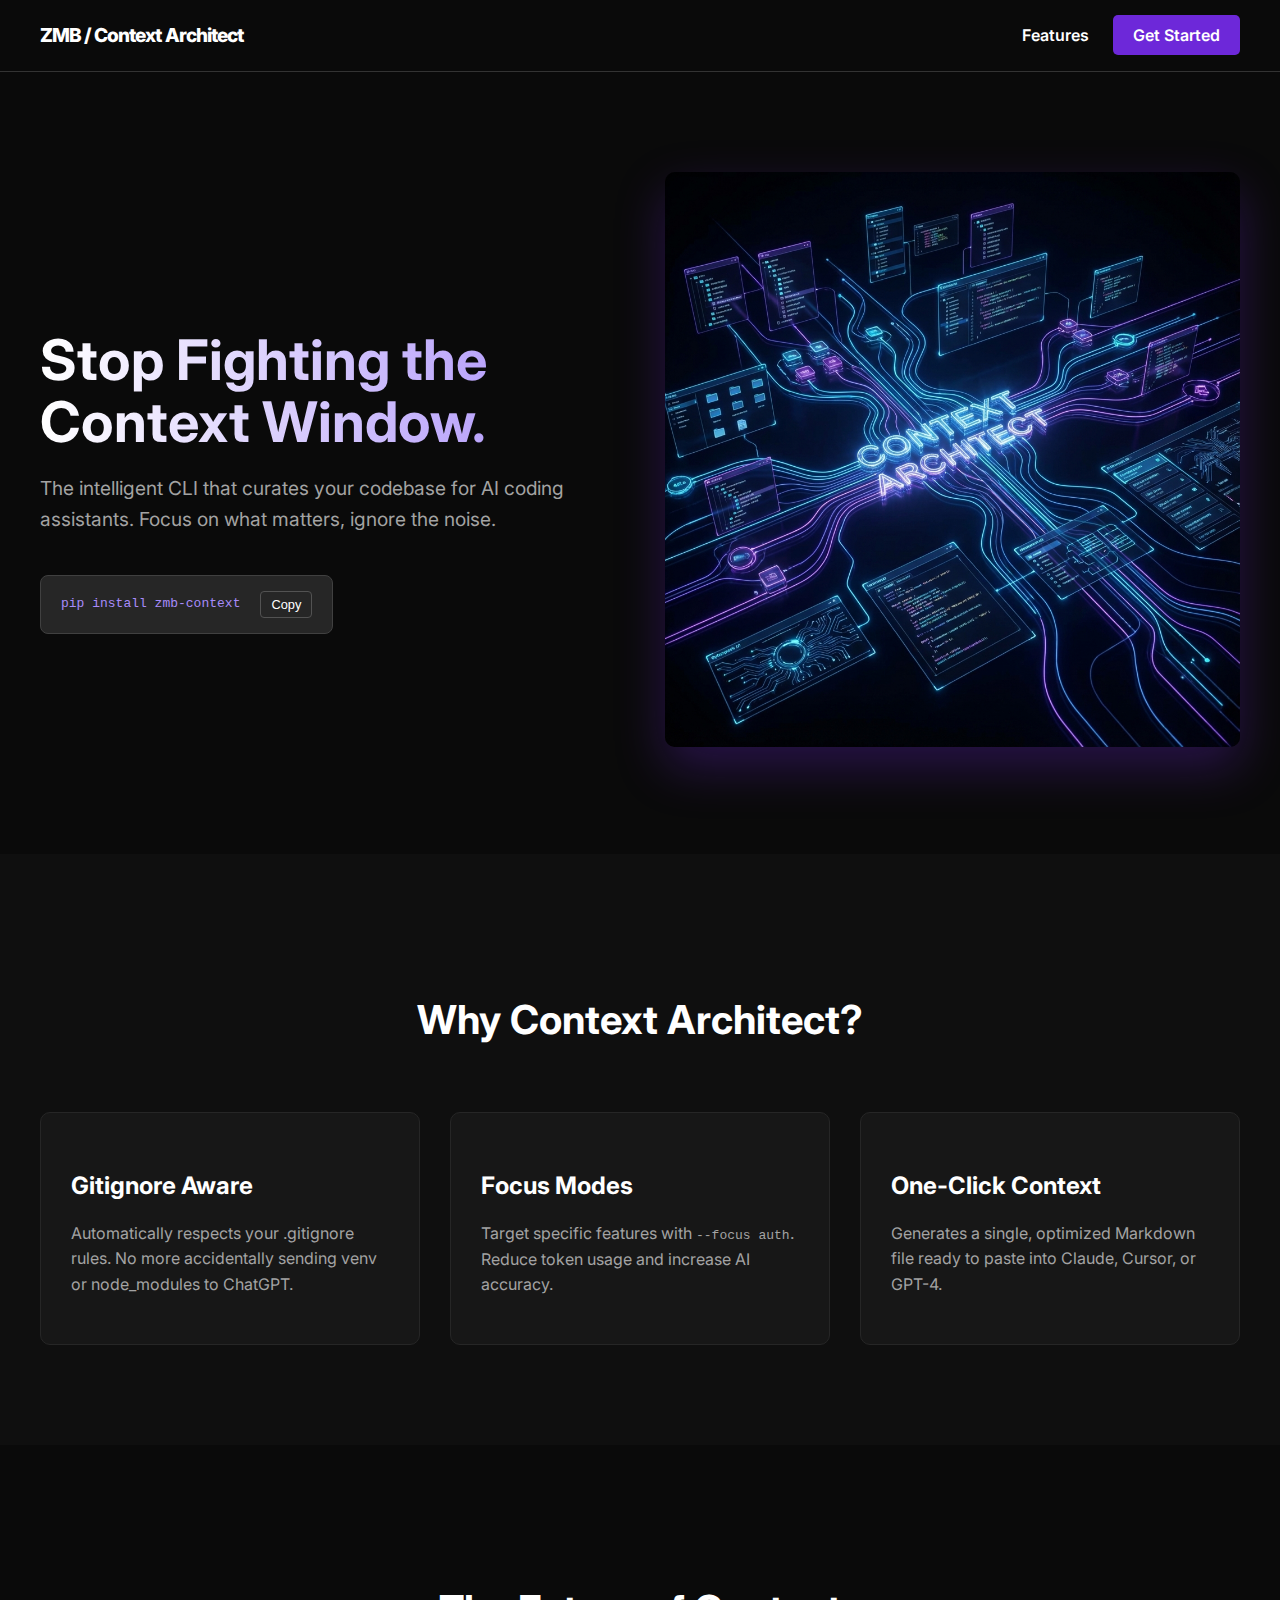
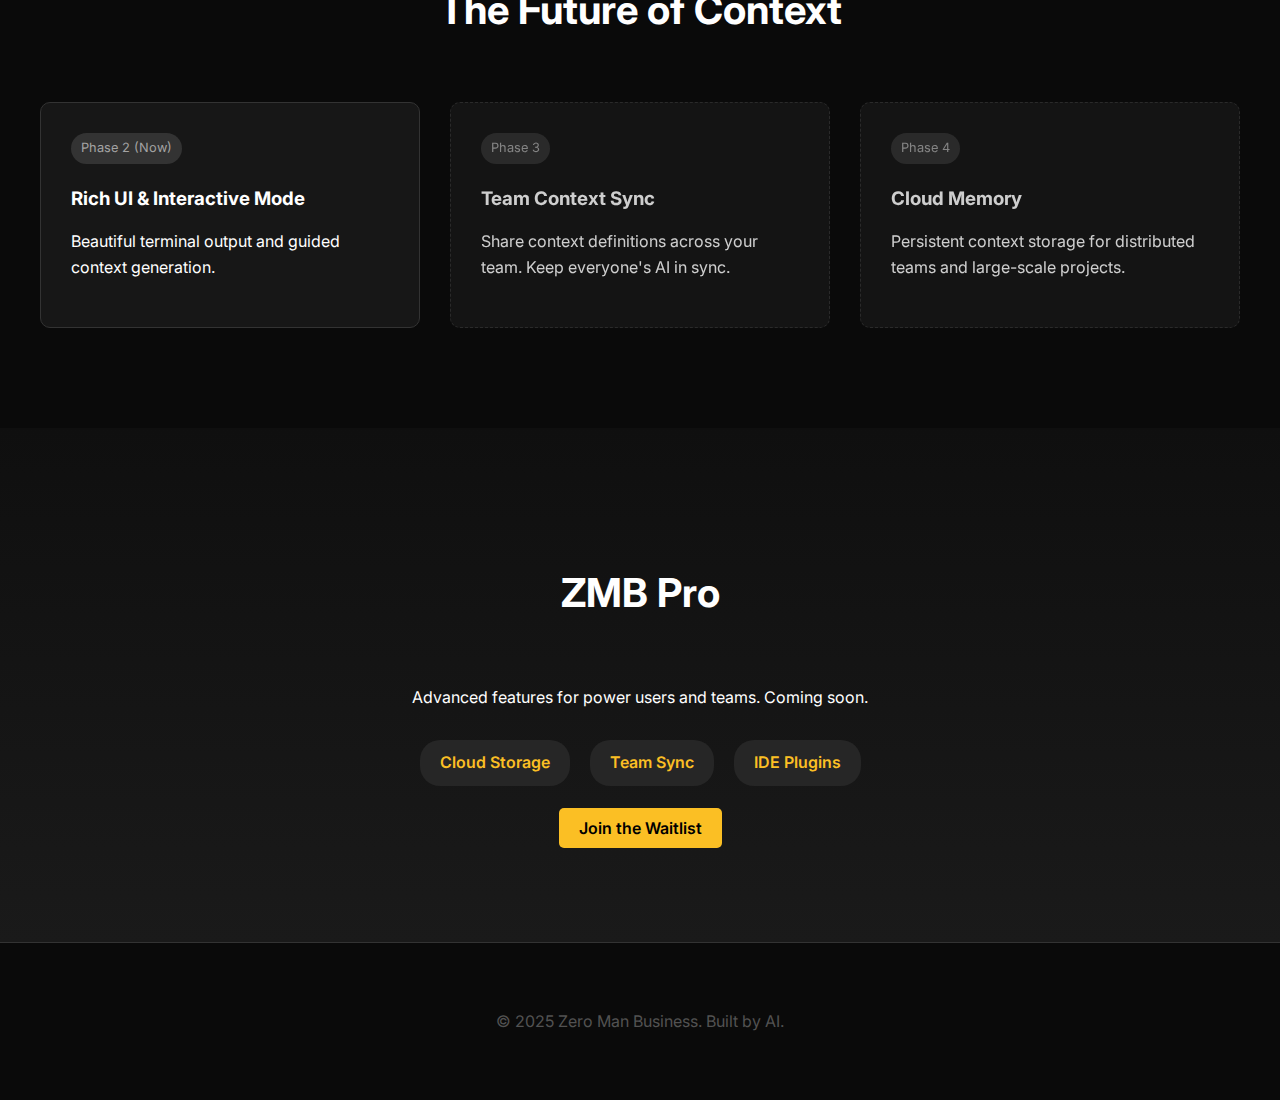
<file: docs/index.html>
<!DOCTYPE html>
<html lang="en">

<head>
    <meta charset="UTF-8">
    <meta name="viewport" content="width=device-width, initial-scale=1.0">
    <title>Context Architect | ZMB</title>
    <link rel="stylesheet" href="style.css">
    <link href="https://fonts.googleapis.com/css2?family=Inter:wght@400;600;800&display=swap" rel="stylesheet">
</head>

<body>
    <header>
        <div class="container">
            <div class="logo">ZMB / Context Architect</div>
            <nav>
                <a href="#features">Features</a>
                <a href="#install" class="btn-primary">Get Started</a>
            </nav>
        </div>
    </header>

    <section class="hero">
        <div class="container">
            <div class="hero-content">
                <h1>Stop Fighting the Context Window.</h1>
                <p>The intelligent CLI that curates your codebase for AI coding assistants. Focus on what matters,
                    ignore the noise.</p>
                <div class="code-block">
                    <code>pip install zmb-context</code>
                    <button class="copy-btn">Copy</button>
                </div>
            </div>
            <div class="hero-image">
                <img src="context_architect_hero.png" alt="Context Architect Visualization">
            </div>
        </div>
    </section>

    <section id="features" class="features">
        <div class="container">
            <h2>Why Context Architect?</h2>
            <div class="feature-grid">
                <div class="feature-card">
                    <h3>Gitignore Aware</h3>
                    <p>Automatically respects your .gitignore rules. No more accidentally sending venv or node_modules
                        to ChatGPT.</p>
                </div>
                <div class="feature-card">
                    <h3>Focus Modes</h3>
                    <p>Target specific features with <code>--focus auth</code>. Reduce token usage and increase AI
                        accuracy.</p>
                </div>
                <div class="feature-card">
                    <h3>One-Click Context</h3>
                    <p>Generates a single, optimized Markdown file ready to paste into Claude, Cursor, or GPT-4.</p>
                </div>
            </div>
        </div>
    </section>

    <section id="roadmap" class="roadmap">
        <div class="container">
            <h2>The Future of Context</h2>
            <div class="roadmap-grid">
                <div class="roadmap-item">
                    <span class="phase-tag">Phase 2 (Now)</span>
                    <h3>Rich UI & Interactive Mode</h3>
                    <p>Beautiful terminal output and guided context generation.</p>
                </div>
                <div class="roadmap-item future">
                    <span class="phase-tag">Phase 3</span>
                    <h3>Team Context Sync</h3>
                    <p>Share context definitions across your team. Keep everyone's AI in sync.</p>
                </div>
                <div class="roadmap-item future">
                    <span class="phase-tag">Phase 4</span>
                    <h3>Cloud Memory</h3>
                    <p>Persistent context storage for distributed teams and large-scale projects.</p>
                </div>
            </div>
        </div>
    </section>

    <section id="pro" class="pro-section">
        <div class="container">
            <div class="pro-content">
                <h2>ZMB Pro</h2>
                <p>Advanced features for power users and teams. Coming soon.</p>
                <ul class="pro-features">
                    <li>Cloud Storage</li>
                    <li>Team Sync</li>
                    <li>IDE Plugins</li>
                </ul>
                <a href="mailto:waitlist@zmb.ai" class="btn-primary btn-gold">Join the Waitlist</a>
            </div>
        </div>
    </section>

    <footer>
        <div class="container">
            <p>&copy; 2025 Zero Man Business. Built by AI.</p>
        </div>
    </footer>
</body>

</html>
</file>
<file: docs/style.css>
:root {
    --bg-color: #0a0a0a;
    --text-color: #ffffff;
    --accent-color: #6d28d9;
    --accent-hover: #5b21b6;
    --card-bg: #171717;
    --gold-color: #fbbf24;
    --gold-hover: #d97706;
    --font-main: 'Inter', sans-serif;
}

body {
    margin: 0;
    padding: 0;
    font-family: var(--font-main);
    background-color: var(--bg-color);
    color: var(--text-color);
    line-height: 1.6;
}

.container {
    max-width: 1200px;
    margin: 0 auto;
    padding: 0 20px;
}

header {
    padding: 20px 0;
    border-bottom: 1px solid #333;
}

header .container {
    display: flex;
    justify-content: space-between;
    align-items: center;
}

.logo {
    font-weight: 800;
    font-size: 1.2rem;
    letter-spacing: -0.05em;
}

nav a {
    color: var(--text-color);
    text-decoration: none;
    margin-left: 20px;
    font-weight: 600;
}

.btn-primary {
    background-color: var(--accent-color);
    padding: 10px 20px;
    border-radius: 5px;
    transition: background-color 0.3s;
    text-decoration: none;
    color: white;
    font-weight: 600;
}

.btn-primary:hover {
    background-color: var(--accent-hover);
}

.hero {
    padding: 100px 0;
    display: flex;
    align-items: center;
}

.hero .container {
    display: grid;
    grid-template-columns: 1fr 1fr;
    gap: 50px;
    align-items: center;
}

.hero h1 {
    font-size: 3.5rem;
    line-height: 1.1;
    margin-bottom: 20px;
    background: linear-gradient(to right, #fff, #a78bfa);
    -webkit-background-clip: text;
    background-clip: text;
    -webkit-text-fill-color: transparent;
}

.hero p {
    font-size: 1.2rem;
    color: #a3a3a3;
    margin-bottom: 40px;
}

.code-block {
    background-color: #262626;
    padding: 15px 20px;
    border-radius: 8px;
    display: inline-flex;
    align-items: center;
    font-family: 'Courier New', monospace;
    border: 1px solid #404040;
}

.code-block code {
    margin-right: 20px;
    color: #a78bfa;
}

.copy-btn {
    background: none;
    border: 1px solid #525252;
    color: #fff;
    padding: 5px 10px;
    border-radius: 4px;
    cursor: pointer;
    font-size: 0.8rem;
}

.hero-image img {
    width: 100%;
    border-radius: 10px;
    box-shadow: 0 20px 50px rgba(109, 40, 217, 0.3);
}

.features {
    padding: 100px 0;
    background-color: #0f0f0f;
}

.features h2,
.roadmap h2,
.pro-section h2 {
    text-align: center;
    font-size: 2.5rem;
    margin-bottom: 60px;
}

.feature-grid {
    display: grid;
    grid-template-columns: repeat(auto-fit, minmax(300px, 1fr));
    gap: 30px;
}

.feature-card {
    background-color: var(--card-bg);
    padding: 30px;
    border-radius: 10px;
    border: 1px solid #262626;
    transition: transform 0.3s;
}

.feature-card:hover {
    transform: translateY(-5px);
    border-color: var(--accent-color);
}

.feature-card h3 {
    font-size: 1.5rem;
    margin-bottom: 15px;
    color: #fff;
}

.feature-card p {
    color: #a3a3a3;
}

/* Roadmap Section */
.roadmap {
    padding: 100px 0;
    background-color: var(--bg-color);
}

.roadmap-grid {
    display: grid;
    grid-template-columns: repeat(auto-fit, minmax(250px, 1fr));
    gap: 30px;
}

.roadmap-item {
    background-color: var(--card-bg);
    padding: 30px;
    border-radius: 10px;
    border: 1px solid #333;
    position: relative;
}

.roadmap-item.future {
    border-style: dashed;
    opacity: 0.8;
}

.phase-tag {
    background-color: #333;
    padding: 5px 10px;
    border-radius: 20px;
    font-size: 0.8rem;
    color: #a3a3a3;
    margin-bottom: 10px;
    display: inline-block;
}

.roadmap-item h3 {
    margin-top: 10px;
    margin-bottom: 10px;
}

/* Pro Section */
.pro-section {
    padding: 100px 0;
    background: linear-gradient(to bottom, #0f0f0f, #1a1a1a);
    text-align: center;
}

.pro-content {
    max-width: 600px;
    margin: 0 auto;
}

.pro-features {
    list-style: none;
    padding: 0;
    margin: 30px 0;
    display: flex;
    justify-content: center;
    gap: 20px;
}

.pro-features li {
    background-color: #262626;
    padding: 10px 20px;
    border-radius: 20px;
    color: var(--gold-color);
    font-weight: 600;
}

.btn-gold {
    background-color: var(--gold-color);
    color: #000;
}

.btn-gold:hover {
    background-color: var(--gold-hover);
}

footer {
    padding: 50px 0;
    text-align: center;
    color: #525252;
    border-top: 1px solid #333;
}
</file>
